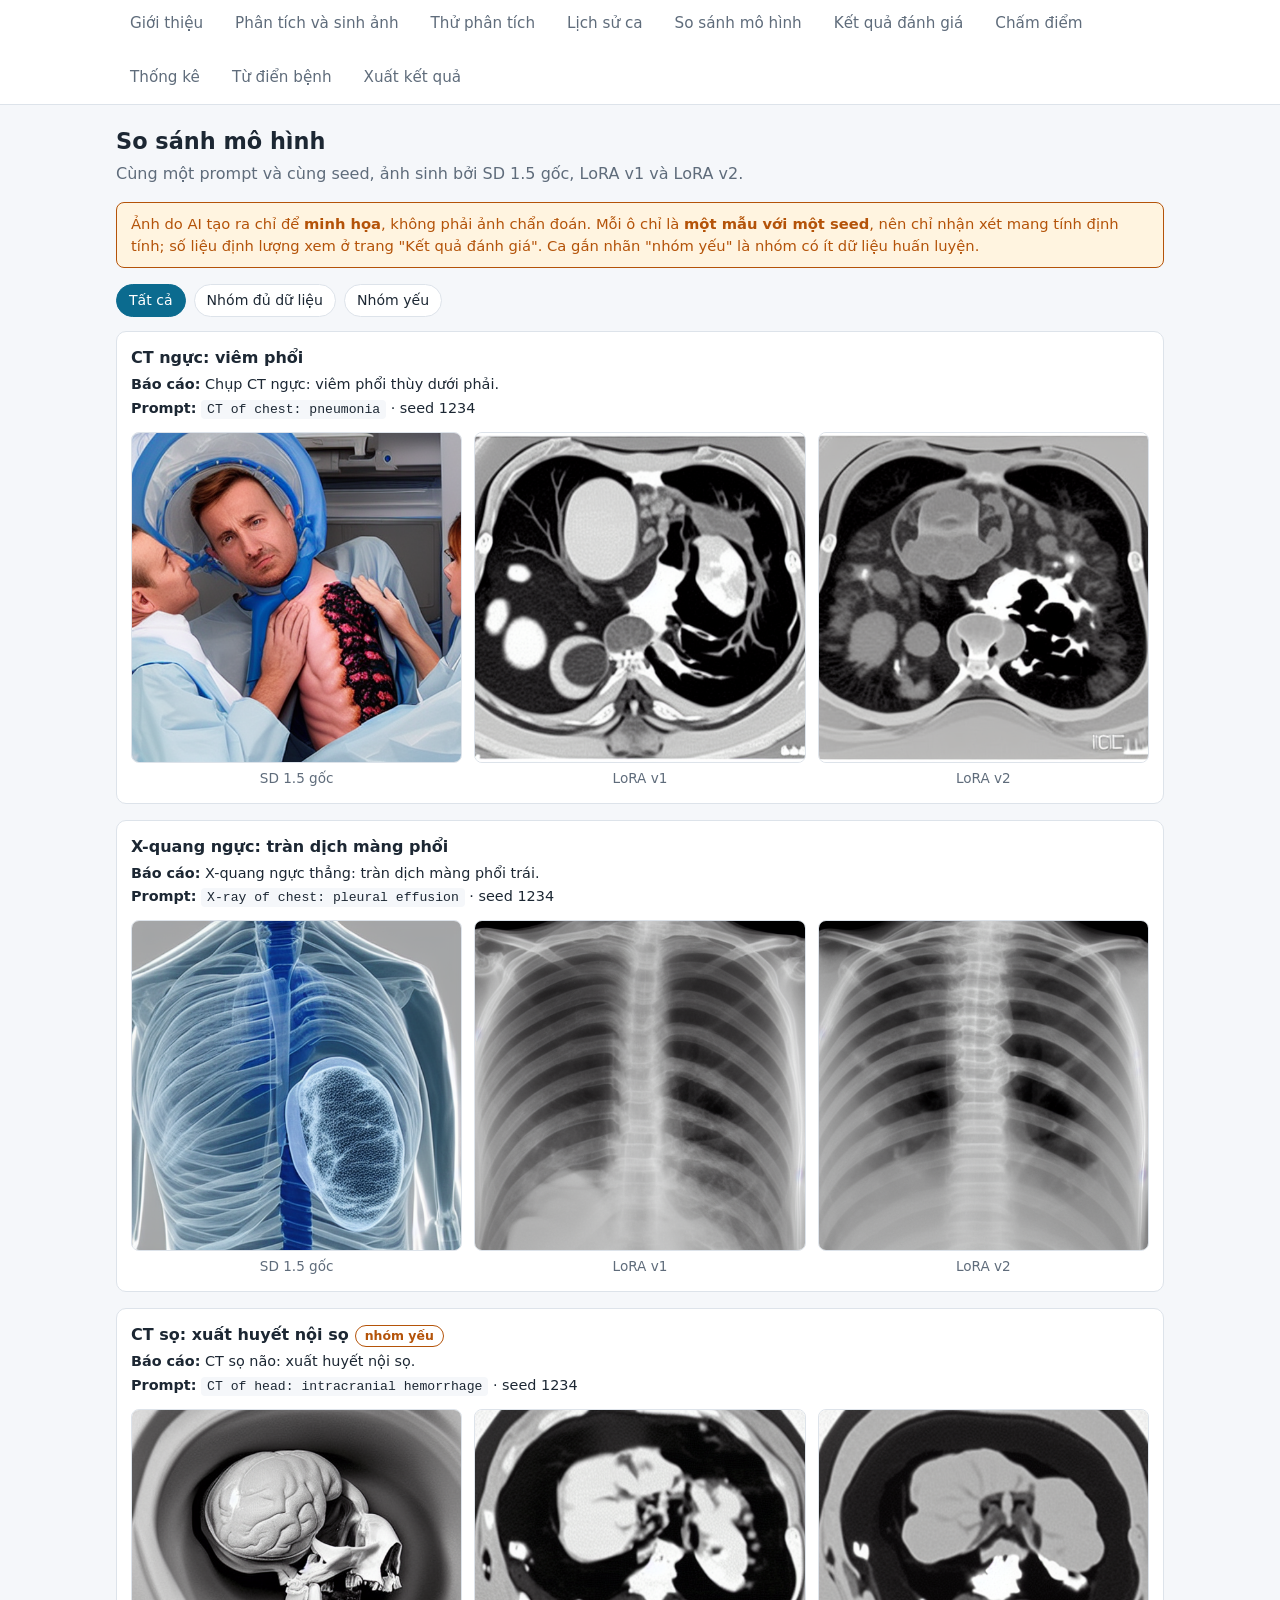
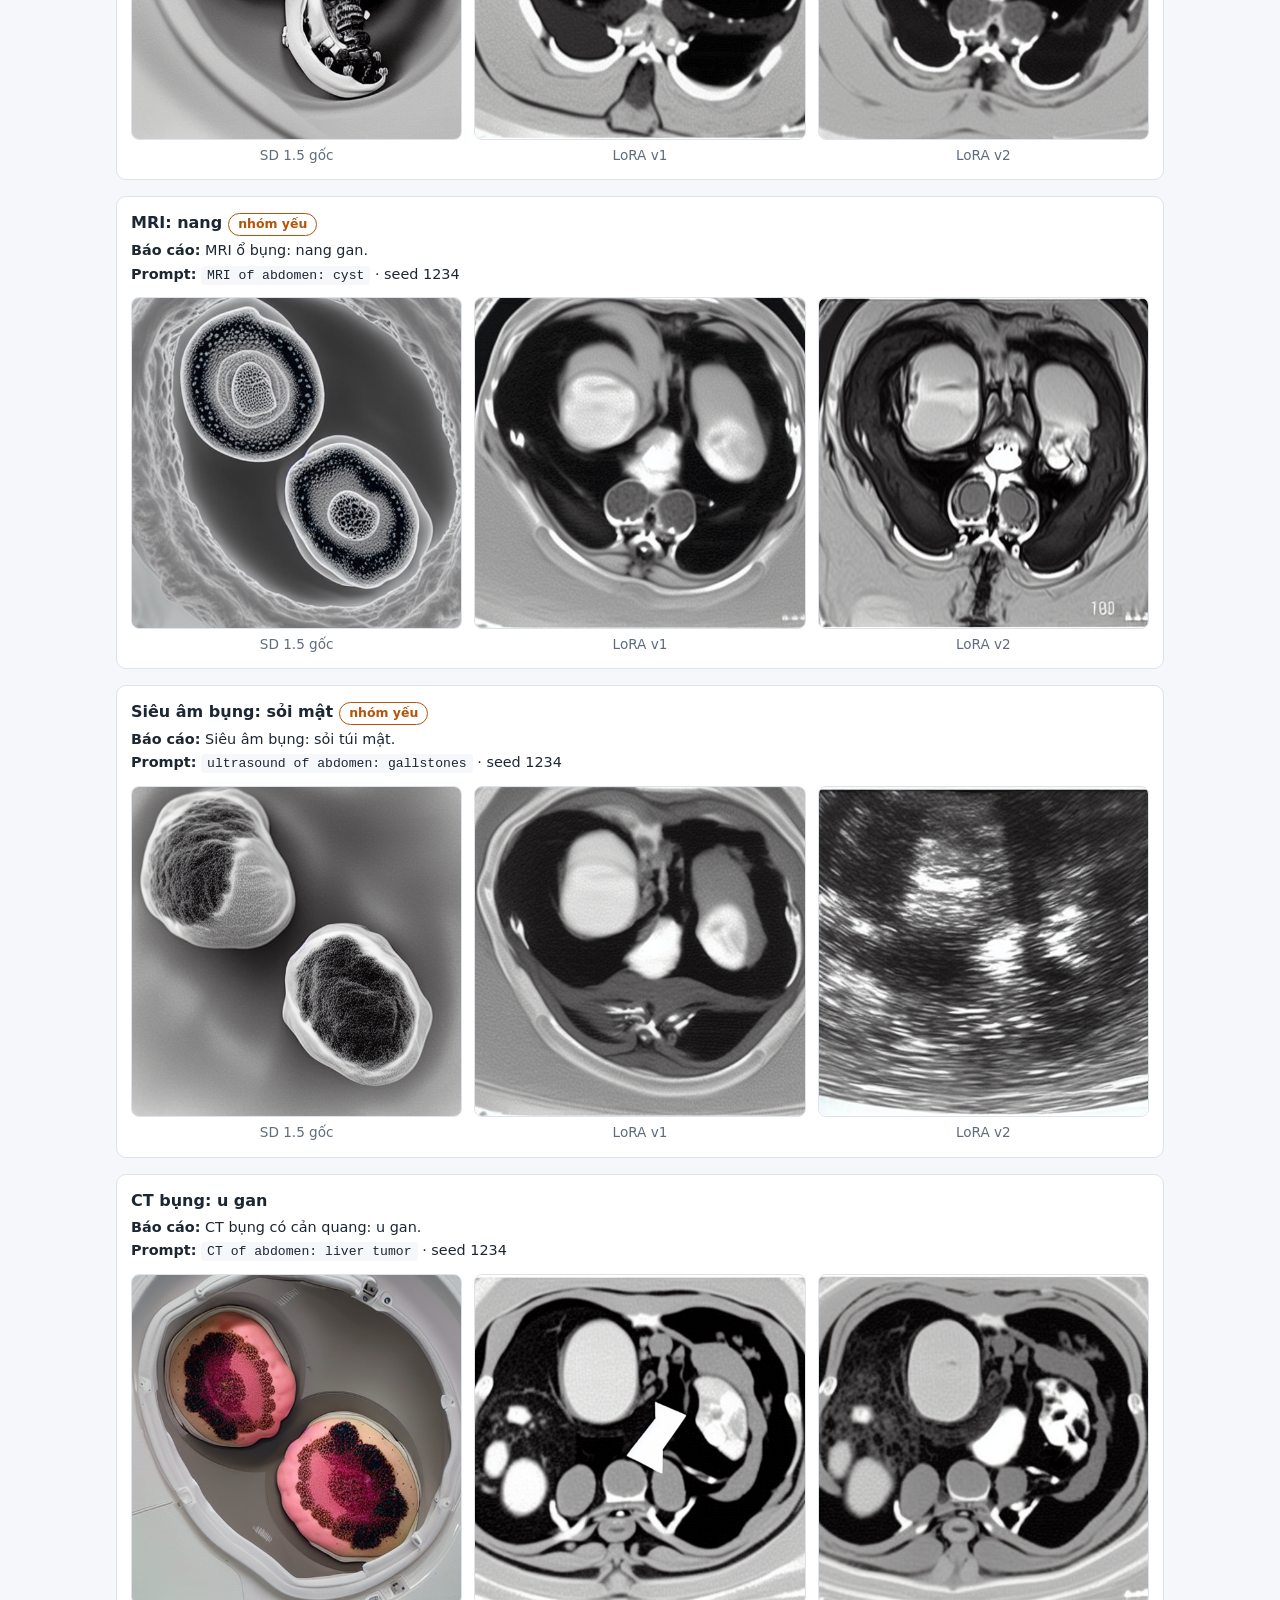
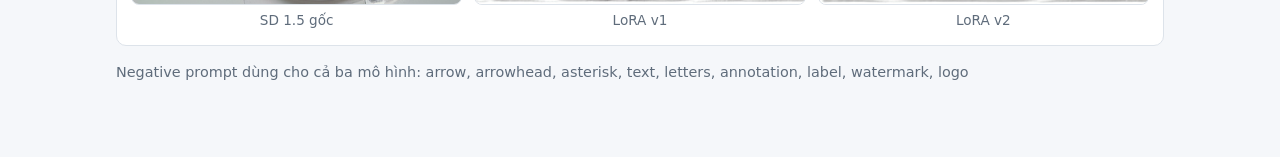
<file: static/compare.html>
<!doctype html>
<html lang="vi"><head>
<meta charset="utf-8"><meta name="viewport" content="width=device-width, initial-scale=1">
<title>So sánh mô hình</title>
<link rel="stylesheet" href="/static/site.css">
</head><body>
<nav class="top" id="nav"></nav>
<main>
  <h1>So sánh mô hình</h1>
  <p class="sub">Cùng một prompt và cùng seed, ảnh sinh bởi SD 1.5 gốc, LoRA v1 và LoRA v2.</p>
  <div class="banner">Ảnh do AI tạo ra chỉ để <strong>minh họa</strong>, không phải ảnh chẩn đoán. Mỗi ô chỉ là <strong>một mẫu với một seed</strong>, nên chỉ nhận xét mang tính định tính; số liệu định lượng xem ở trang "Kết quả đánh giá". Ca gắn nhãn "nhóm yếu" là nhóm có ít dữ liệu huấn luyện.</div>
  <div class="filters" id="filters"></div>
  <div id="list"></div>
  <p class="muted" id="neg"></p>
</main>
<script src="/static/nav.js"></script>
<script>
const $ = id => document.getElementById(id);
const esc = s => String(s).replace(/[&<>"']/g, c => ({'&':'&amp;','<':'&lt;','>':'&gt;','"':'&quot;',"'":'&#39;'}[c]));
let DATA = null, FILTER = 'all';
function render() {
  const items = DATA.items.filter(it => FILTER === 'all' || (FILTER === 'weak' ? it.weak : !it.weak));
  $('list').innerHTML = items.map(it => `
    <div class="case">
      <h3>${esc(it.title)}${it.weak ? '<span class="tag">nhóm yếu</span>' : ''}</h3>
      <div class="rep"><b>Báo cáo:</b> ${esc(it.report_vi)}</div>
      <div class="rep"><b>Prompt:</b> <code>${esc(it.prompt)}</code> · seed ${it.seed}</div>
      <div class="trio">${DATA.models.map(m => `
        <figure>
          <img src="/static/compare/${it.id}_${m.id}.png" alt="${esc(m.name)}: ${esc(it.title)}" loading="lazy"
               onerror="this.outerHTML='<div class=&quot;ph&quot;>chưa có ảnh</div>'">
          <figcaption>${esc(m.name)}</figcaption>
        </figure>`).join('')}</div>
    </div>`).join('') || '<p class="muted">Không có ca nào.</p>';
}
fetch('/static/data/compare.json').then(r => r.json()).then(d => {
  DATA = d;
  $('neg').textContent = 'Negative prompt dùng cho cả ba mô hình: ' + d.negative_prompt;
  const opts = [['all','Tất cả'],['strong','Nhóm đủ dữ liệu'],['weak','Nhóm yếu']];
  $('filters').innerHTML = opts.map(([k,t]) => `<button data-k="${k}" class="${k===FILTER?'on':''}">${t}</button>`).join('');
  $('filters').onclick = e => { const b = e.target.closest('button'); if (!b) return; FILTER = b.dataset.k;
    [...$('filters').children].forEach(x => x.classList.toggle('on', x === b)); render(); };
  render();
}).catch(e => { $('list').textContent = 'Không đọc được compare.json: ' + e.message; });
</script>
</body></html>
</file>
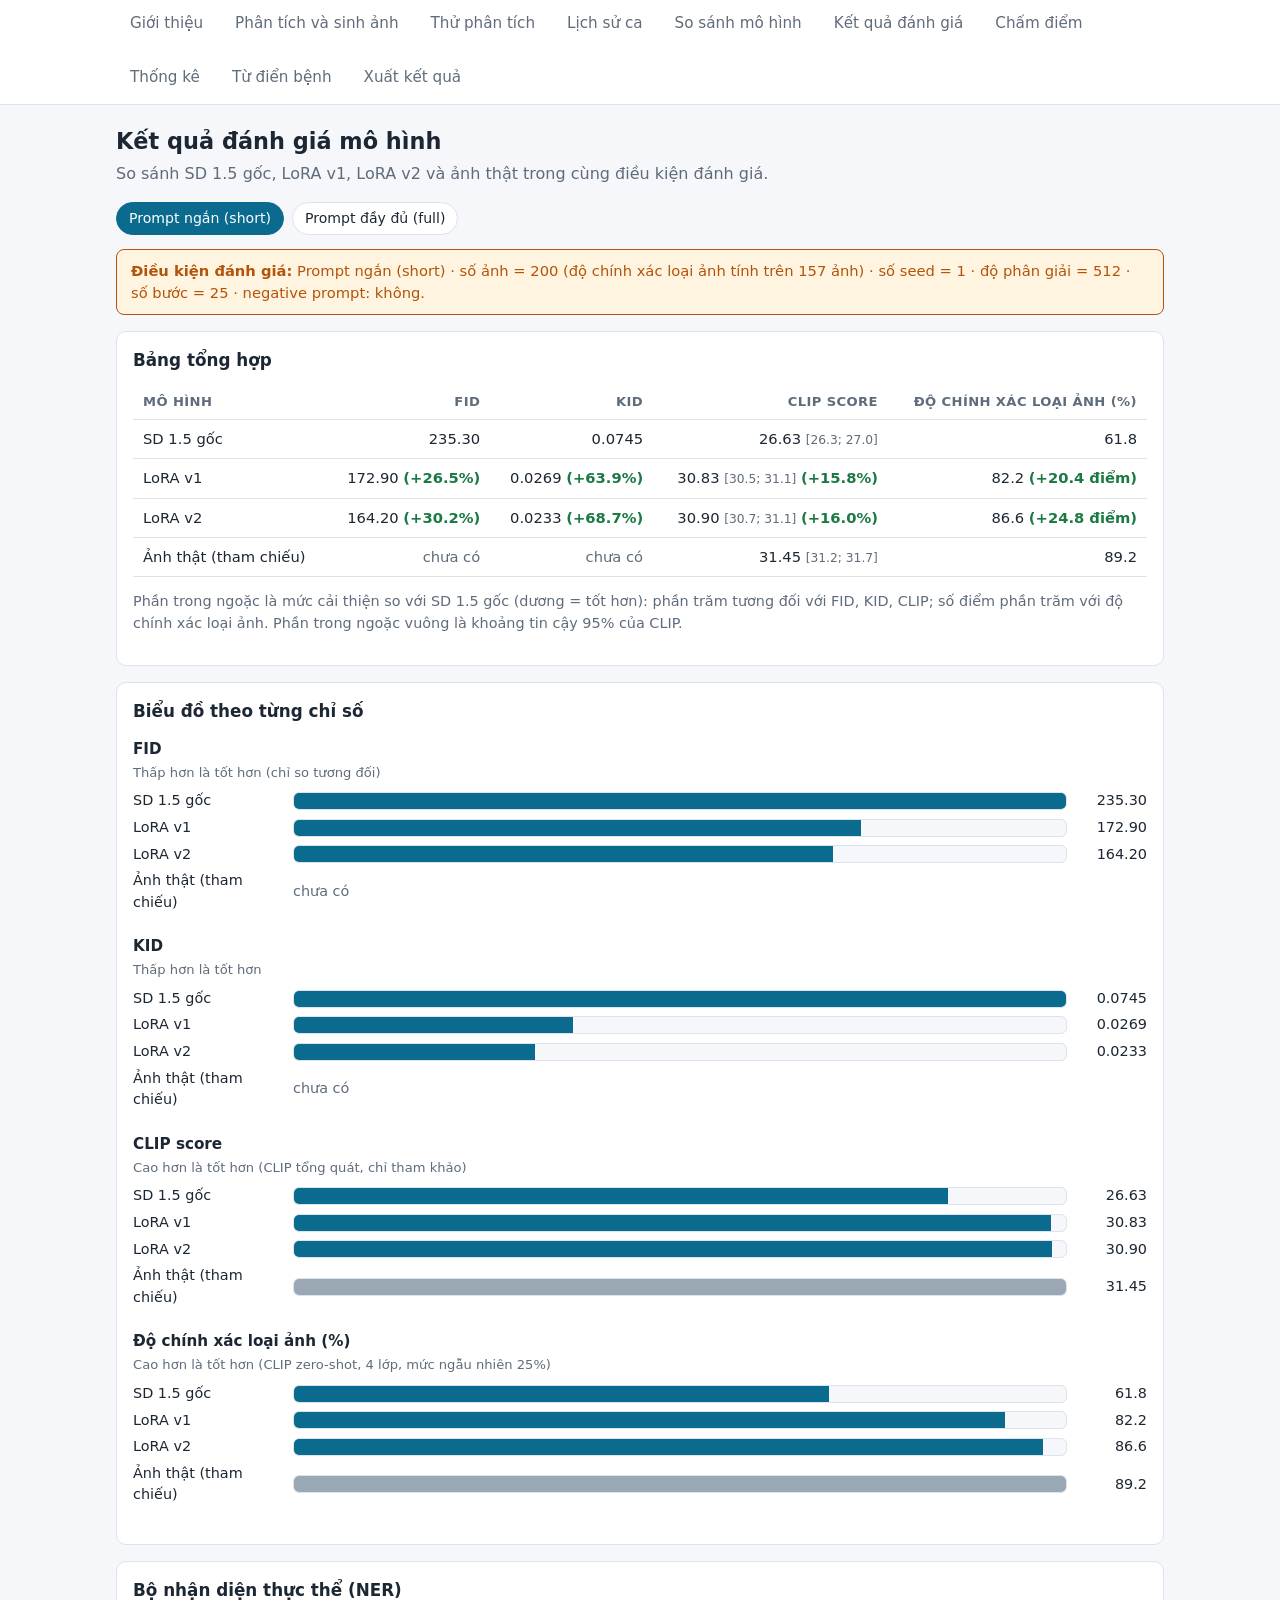
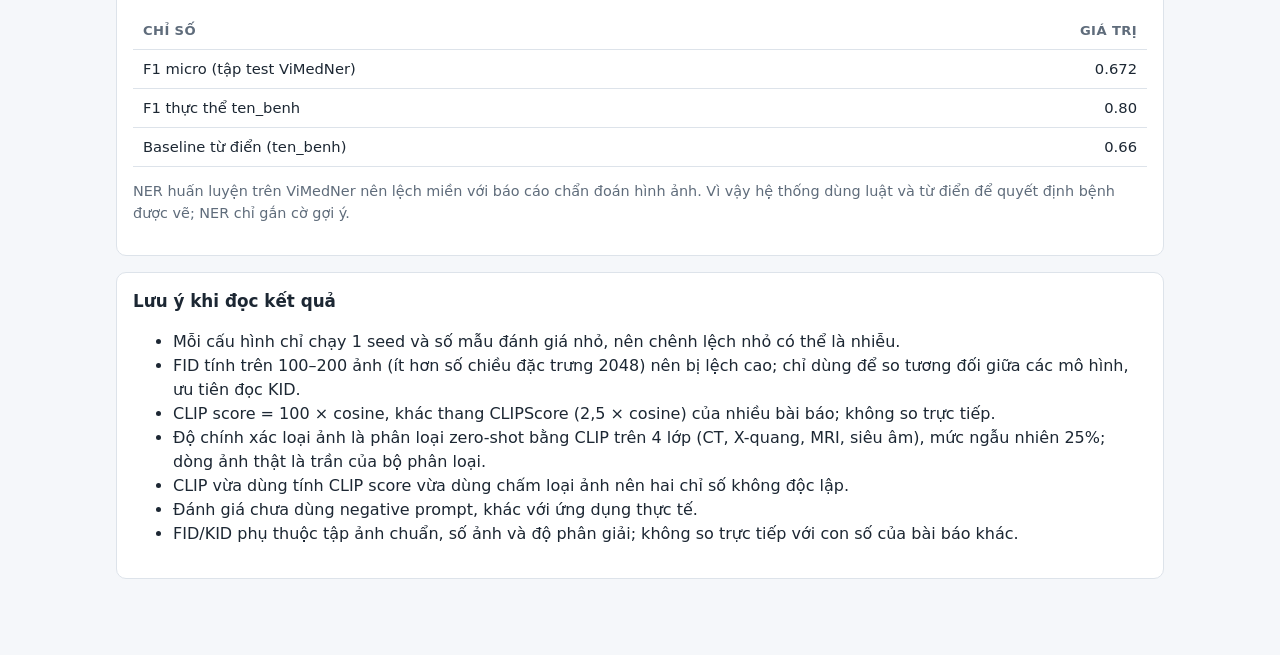
<file: static/evaluation.html>
<!doctype html>
<html lang="vi"><head>
<meta charset="utf-8"><meta name="viewport" content="width=device-width, initial-scale=1">
<title>Kết quả đánh giá mô hình</title>
<link rel="stylesheet" href="/static/site.css">
</head><body>
<nav class="top" id="nav"></nav>
<main>
  <h1>Kết quả đánh giá mô hình</h1>
  <p class="sub">So sánh SD 1.5 gốc, LoRA v1, LoRA v2 và ảnh thật trong cùng điều kiện đánh giá.</p>
  <div class="filters" id="filters"></div>
  <div class="banner" id="setup"></div>
  <section class="card"><h2>Bảng tổng hợp</h2><div style="overflow-x:auto"><table id="tbl"></table></div>
    <p class="muted" id="deltaNote"></p></section>
  <section class="card"><h2>Biểu đồ theo từng chỉ số</h2><div id="charts"></div></section>
  <section class="card"><h2>Bộ nhận diện thực thể (NER)</h2><div id="ner"></div></section>
  <section class="card"><h2>Lưu ý khi đọc kết quả</h2><ul id="caveats"></ul></section>
</main>
<script src="/static/nav.js"></script>
<script>
const $ = id => document.getElementById(id);
const esc = s => String(s).replace(/[&<>"']/g, c => ({'&':'&amp;','<':'&lt;','>':'&gt;','"':'&quot;',"'":'&#39;'}[c]));
const METRICS = [
  {k:"fid", name:"FID", better:"low", hint:"Thấp hơn là tốt hơn (chỉ so tương đối)", dec:2},
  {k:"kid", name:"KID", better:"low", hint:"Thấp hơn là tốt hơn", dec:4},
  {k:"clip", name:"CLIP score", better:"high", hint:"Cao hơn là tốt hơn (CLIP tổng quát, chỉ tham khảo)", dec:2},
  {k:"modality_acc", name:"Độ chính xác loại ảnh (%)", better:"high", hint:"Cao hơn là tốt hơn (CLIP zero-shot, 4 lớp, mức ngẫu nhiên 25%)", dec:1},
];
const has = v => v !== null && v !== undefined;
const fmt = (v, d) => has(v) ? Number(v).toFixed(d) : '<span class="none">chưa có</span>';
let DATA = null, MODE = null;

function render() {
  const md = DATA.modes[MODE], s = DATA.setup || {}, models = md.models;
  $('setup').innerHTML = `<strong>Điều kiện đánh giá:</strong> ${esc(md.label)} · số ảnh = ${has(md.n_images)?md.n_images:'chưa ghi'} (độ chính xác loại ảnh tính trên ${has(md.n_modality)?md.n_modality:'chưa ghi'} ảnh) · số seed = ${has(s.seeds)?s.seeds:'chưa ghi'} · độ phân giải = ${has(s.resolution)?s.resolution:'chưa ghi'} · số bước = ${has(s.steps)?s.steps:'chưa ghi'} · negative prompt: ${s.negative_prompt ? 'có' : 'không'}.`;
  const base = models.find(m => m.id === 'base');
  const head = '<tr><th>Mô hình</th>' + METRICS.map(m => `<th>${m.name}</th>`).join('') + '</tr>';
  const rows = models.map(m => '<tr><td>' + esc(m.name) + '</td>' + METRICS.map(x => {
    let cell = fmt(m[x.k], x.dec);
    if (x.k === 'clip' && has(m.clip_lo) && has(m.clip_hi)) cell += ` <small class="none">[${Number(m.clip_lo).toFixed(1)}; ${Number(m.clip_hi).toFixed(1)}]</small>`;
    if (base && m.id !== 'base' && !m.real && has(m[x.k]) && has(base[x.k]) && base[x.k] !== 0) {
      if (x.k === 'modality_acc') {
        const pt = m[x.k]-base[x.k];
        cell += ` <span class="${pt>0?'good':''}">(${pt>0?'+':''}${pt.toFixed(1)} điểm)</span>`;
      } else {
        const pct = x.better === 'low' ? (base[x.k]-m[x.k])/base[x.k] : (m[x.k]-base[x.k])/base[x.k];
        cell += ` <span class="${pct>0?'good':''}">(${pct>0?'+':''}${(pct*100).toFixed(1)}%)</span>`;
      }
    }
    return '<td>' + cell + '</td>';
  }).join('') + '</tr>').join('');
  $('tbl').innerHTML = head + rows;
  $('deltaNote').textContent = 'Phần trong ngoặc là mức cải thiện so với SD 1.5 gốc (dương = tốt hơn): phần trăm tương đối với FID, KID, CLIP; số điểm phần trăm với độ chính xác loại ảnh. Phần trong ngoặc vuông là khoảng tin cậy 95% của CLIP.';

  $('charts').innerHTML = METRICS.map(x => {
    const vals = models.filter(m => has(m[x.k]));
    if (!vals.length) return `<div class="metric"><h3>${x.name}</h3><div class="hint">${x.hint}</div><div class="none">Chưa có số liệu.</div></div>`;
    const max = Math.max(...vals.map(m => m[x.k]));
    const bars = models.map(m => has(m[x.k])
      ? `<div class="barrow"><span>${esc(m.name)}</span><div class="track"><div class="fill ${m.real?'real':''}" style="width:${Math.max(2, m[x.k]/max*100)}%"></div></div><span class="val">${Number(m[x.k]).toFixed(x.dec)}</span></div>`
      : `<div class="barrow"><span>${esc(m.name)}</span><span class="none" style="grid-column:2/4">chưa có</span></div>`).join('');
    return `<div class="metric"><h3>${x.name}</h3><div class="hint">${x.hint}</div>${bars}</div>`;
  }).join('');
}

fetch('/static/data/eval_results.json').then(r => r.json()).then(d => {
  DATA = d;
  const keys = Object.keys(d.modes);
  MODE = keys[0];
  $('filters').innerHTML = keys.map(k => `<button data-k="${k}" class="${k===MODE?'on':''}">${esc(d.modes[k].label)}</button>`).join('');
  $('filters').onclick = e => {
    const b = e.target.closest('button'); if (!b) return;
    MODE = b.dataset.k;
    [...$('filters').children].forEach(x => x.classList.toggle('on', x === b));
    render();
  };
  render();
  const n = d.ner || {};
  $('ner').innerHTML = `<table><tr><th>Chỉ số</th><th>Giá trị</th></tr>
    <tr><td>F1 micro (tập test ViMedNer)</td><td>${fmt(n.micro_f1,3)}</td></tr>
    <tr><td>F1 thực thể ten_benh</td><td>${fmt(n.ten_benh_f1,2)}</td></tr>
    <tr><td>Baseline từ điển (ten_benh)</td><td>${fmt(n.dictionary_baseline_f1,2)}</td></tr></table>
    <p class="muted">NER huấn luyện trên ViMedNer nên lệch miền với báo cáo chẩn đoán hình ảnh. Vì vậy hệ thống dùng luật và từ điển để quyết định bệnh được vẽ; NER chỉ gắn cờ gợi ý.</p>`;
  $('caveats').innerHTML = (d.caveats || []).map(c => '<li>' + esc(c) + '</li>').join('');
}).catch(e => { $('setup').textContent = 'Không đọc được eval_results.json: ' + e.message; });
</script>
</body></html>
</file>
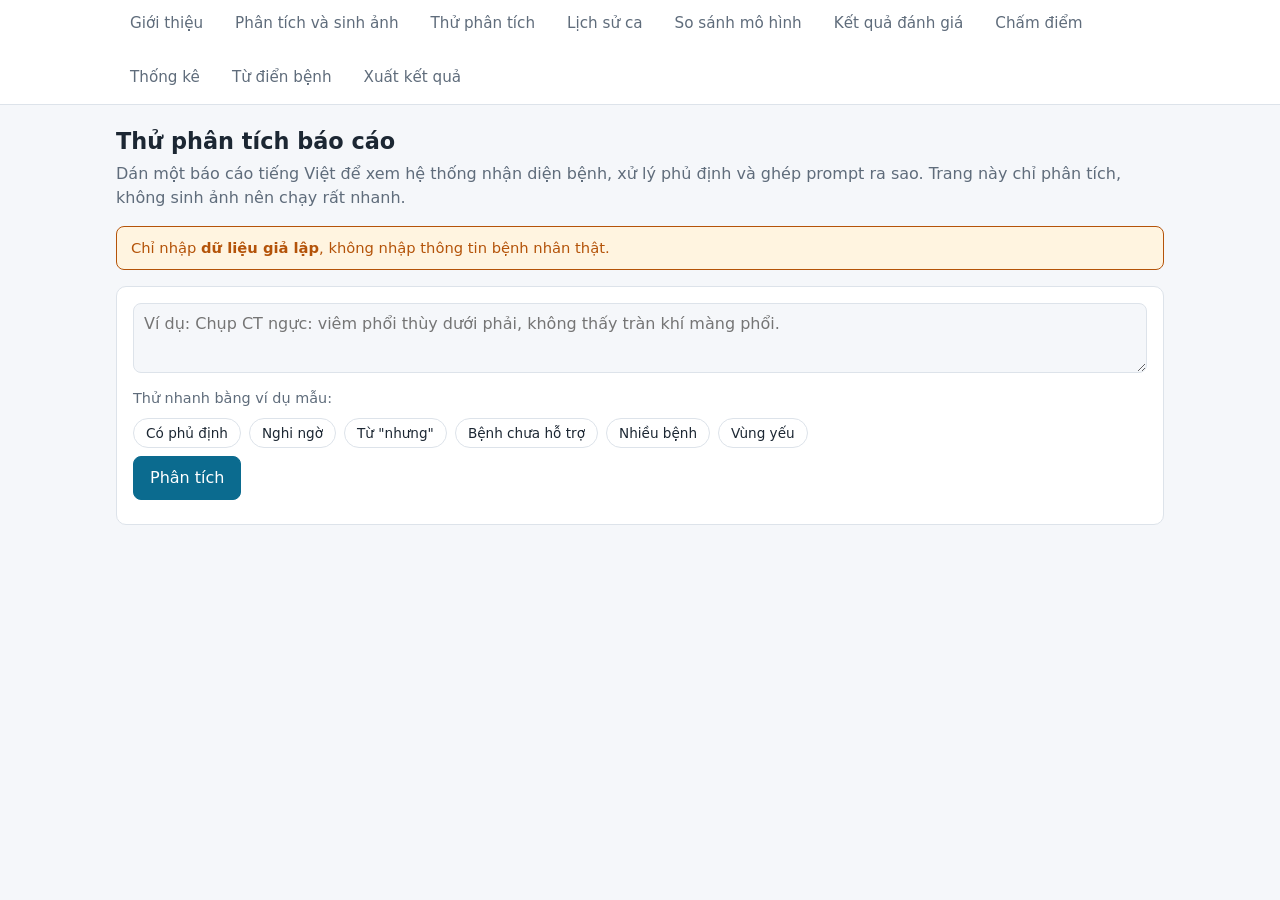
<file: static/parse.html>
<!doctype html>
<html lang="vi"><head>
<meta charset="utf-8"><meta name="viewport" content="width=device-width, initial-scale=1">
<title>Thử phân tích báo cáo</title>
<link rel="stylesheet" href="/static/site.css">
</head><body>
<nav class="top" id="nav"></nav>
<main>
  <h1>Thử phân tích báo cáo</h1>
  <p class="sub">Dán một báo cáo tiếng Việt để xem hệ thống nhận diện bệnh, xử lý phủ định và ghép prompt ra sao. Trang này chỉ phân tích, không sinh ảnh nên chạy rất nhanh.</p>
  <div class="banner">Chỉ nhập <strong>dữ liệu giả lập</strong>, không nhập thông tin bệnh nhân thật.</div>

  <section class="card">
    <textarea id="report" placeholder="Ví dụ: Chụp CT ngực: viêm phổi thùy dưới phải, không thấy tràn khí màng phổi."></textarea>
    <div class="muted" style="margin-top:8px">Thử nhanh bằng ví dụ mẫu:</div>
    <div class="examples" id="examples"></div>
    <div class="row" style="margin-top:4px"><button class="btn" id="btnGo">Phân tích</button></div>
    <div class="err" id="err"></div>
  </section>

  <div id="out" hidden>
    <section class="card">
      <h2>1. Văn bản đã tô màu</h2>
      <div id="legend"></div>
      <div class="reportbox" id="text"></div>
      <div class="muted" style="margin-top:8px">Rê chuột vào từ được tô màu để xem lý do.</div>
    </section>

    <section class="card">
      <h2>2. Kết quả phân loại</h2>
      <div class="groups" id="groups"></div>
      <div class="banner" id="rel" style="margin:12px 0 0"></div>
    </section>

    <section class="card">
      <h2>3. Từng thuật ngữ tìm thấy</h2>
      <div style="overflow-x:auto"><table id="hits" class="leftcols"></table></div>
    </section>

    <section class="card">
      <h2>4. Prompt sẽ gửi cho mô hình sinh ảnh</h2>
      <div class="muted">Gộp bệnh vào một ảnh (tối đa 3 bệnh mỗi ảnh):</div><div id="pc"></div>
      <div class="muted" style="margin-top:10px">Mỗi bệnh một ảnh:</div><div id="pp"></div>
      <div class="muted" style="margin-top:10px">Negative prompt (mọi ảnh đều dùng):</div><div class="prompt" id="neg"></div>
    </section>
  </div>
</main>
<script src="/static/nav.js"></script>
<script src="/static/hl.js"></script>
<script>
const $ = id => document.getElementById(id);
const EXAMPLES = [
  ['Có phủ định', 'Chụp CT ngực: viêm phổi thùy dưới phải, tràn dịch màng phổi trái. Không thấy tràn khí màng phổi.'],
  ['Nghi ngờ', 'X-quang ngực thẳng: bóng tim to. Nghi ngờ xẹp phổi thùy trên phải, không có tràn dịch màng phổi.'],
  ['Từ "nhưng"', 'CT sọ não: không có xuất huyết nội sọ nhưng có gãy xương sọ.'],
  ['Bệnh chưa hỗ trợ', 'Siêu âm bụng: sỏi túi mật, gan nhiễm mỡ. Chưa thấy u gan.'],
  ['Nhiều bệnh', 'CT bụng có cản quang: u gan, nang gan, tắc ruột.'],
  ['Vùng yếu', 'MRI cột sống: thoát vị đĩa đệm L4-L5, loãng xương.'],
];
$('examples').innerHTML = EXAMPLES.map((e, i) => `<button data-i="${i}">${hlEsc(e[0])}</button>`).join('');
$('examples').onclick = e => { const b = e.target.closest('button'); if (!b) return; $('report').value = EXAMPLES[+b.dataset.i][1]; go(); };

const chips = (arr, cls) => arr && arr.length ? arr.map(x => `<span class="tag ${cls}">${hlEsc(x)}</span>`).join('') : '<span class="none">không có</span>';
const STATUS = h => h.negated ? '<span class="tag bad">phủ định</span>' : h.uncertain ? '<span class="tag">không chắc chắn</span>' : h.supported ? '<span class="tag ok">được hỗ trợ</span>' : '<span class="tag mute">chưa hỗ trợ</span>';
const promptList = jobs => jobs.length ? jobs.map(j => `<div class="prompt">${hlEsc(j.prompt)}</div>`).join('') : '<div class="none">Không có bệnh nào được hỗ trợ nên không tạo prompt.</div>';

async function go() {
  const report = $('report').value.trim();
  if (report.length < 3) { $('err').textContent = 'Hãy nhập báo cáo (ít nhất 3 ký tự).'; return; }
  $('err').textContent = ''; $('btnGo').disabled = true;
  try {
    const r = await fetch('/api/parse', { method: 'POST', headers: {'Content-Type': 'application/json'}, body: JSON.stringify({ report }) });
    if (!r.ok) { let d = ''; try { d = (await r.json()).detail; } catch (e) {} throw new Error(typeof d === 'string' && d ? d : 'Lỗi ' + r.status); }
    show(await r.json());
  } catch (e) { $('err').textContent = e.message; }
  $('btnGo').disabled = false;
}
function show(d) {
  const a = d.analysis;
  $('out').hidden = false;
  $('legend').innerHTML = HL_LEGEND;
  $('text').innerHTML = renderHighlight(d.text, a.hits);
  $('groups').innerHTML = [
    ['Loại ảnh / vùng', `<span class="tag">${hlEsc(a.modality)}</span><span class="tag">${hlEsc(a.region || 'không rõ vùng')}</span>`],
    ['Sẽ vẽ ảnh (được hỗ trợ)', chips(a.supported, 'ok')],
    ['Chưa hỗ trợ sinh ảnh', chips(a.unsupported, 'mute')],
    ['Bị loại do phủ định', chips(a.excluded_negated, 'bad')],
    ['Có từ "không chắc chắn"', chips(a.uncertain, '')],
    ['Chỉ NER thấy', a.ner_used ? chips(a.ner_only, '') : '<span class="none">NER đang tắt</span>'],
  ].map(([t, h]) => `<div class="box"><b>${t}</b>${h}</div>`).join('');
  $('rel').textContent = d.reliability.message;
  $('hits').innerHTML = a.hits.length
    ? '<tr><th>Thuật ngữ trong báo cáo</th><th>Tên tiếng Anh</th><th>Trạng thái</th><th>Lý do</th></tr>' + a.hits.map(h =>
        `<tr><td>${hlEsc(h.term)}</td><td>${hlEsc(h.en)}</td><td>${STATUS(h)}</td><td>${h.negated ? 'có từ phủ định "' + hlEsc(h.cue || '') + '" trong cùng mệnh đề' : h.uncertain ? 'có từ "' + hlEsc(h.cue || '') + '" trong cùng mệnh đề' : '-'}</td></tr>`).join('')
    : '<tr><td class="none">Không tìm thấy thuật ngữ bệnh nào trong từ điển.</td></tr>';
  $('pc').innerHTML = promptList(d.prompts.combined);
  $('pp').innerHTML = promptList(d.prompts.per_disease);
  $('neg').textContent = d.negative_prompt || '(không có)';
}
$('btnGo').onclick = go;
</script>
</body></html>
</file>
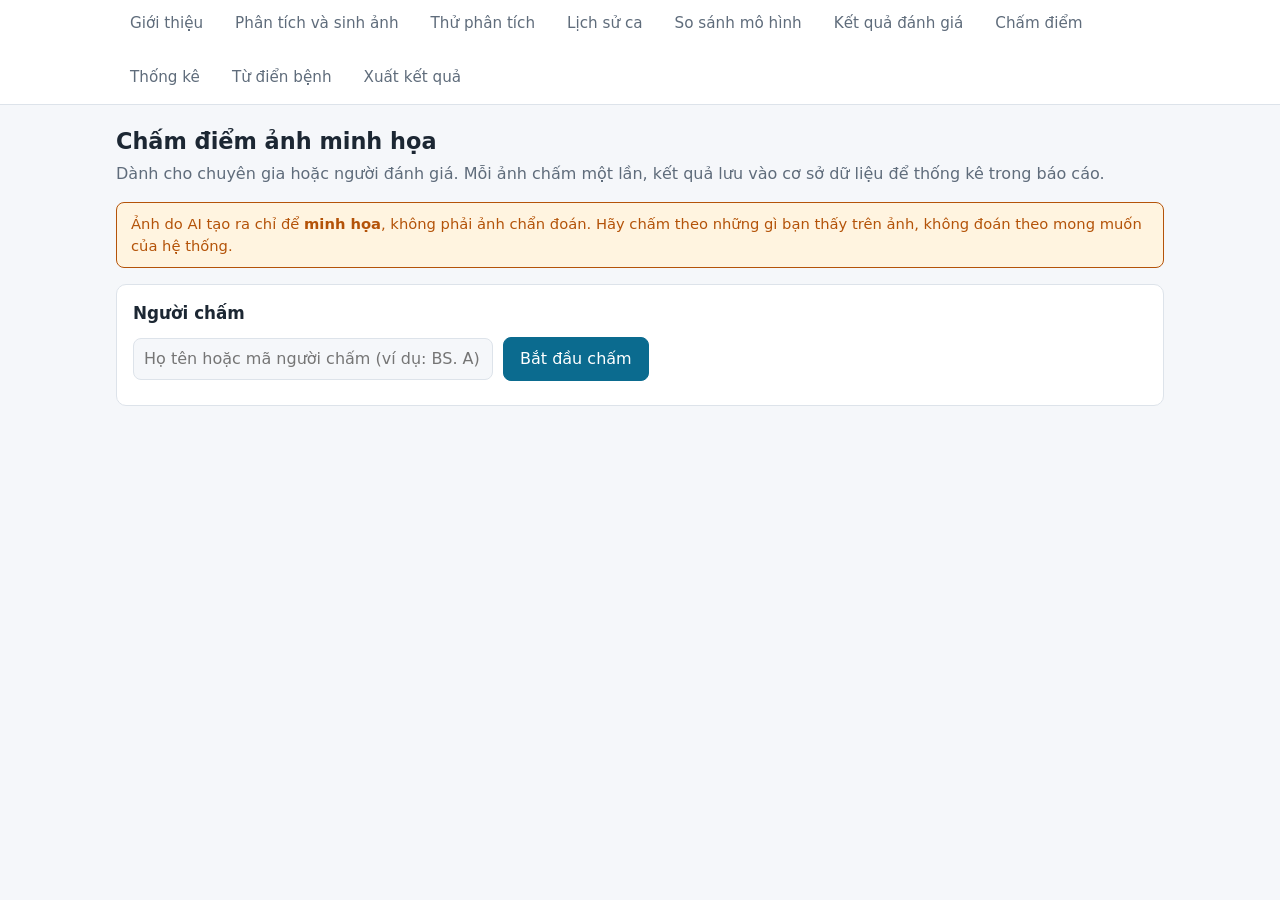
<file: static/rate.html>
<!doctype html>
<html lang="vi"><head>
<meta charset="utf-8"><meta name="viewport" content="width=device-width, initial-scale=1">
<title>Chấm điểm chuyên gia</title>
<link rel="stylesheet" href="/static/site.css">
</head><body>
<nav class="top" id="nav"></nav>
<main>
  <h1>Chấm điểm ảnh minh họa</h1>
  <p class="sub">Dành cho chuyên gia hoặc người đánh giá. Mỗi ảnh chấm một lần, kết quả lưu vào cơ sở dữ liệu để thống kê trong báo cáo.</p>
  <div class="banner">Ảnh do AI tạo ra chỉ để <strong>minh họa</strong>, không phải ảnh chẩn đoán. Hãy chấm theo những gì bạn thấy trên ảnh, không đoán theo mong muốn của hệ thống.</div>

  <section class="card">
    <h2>Người chấm</h2>
    <div class="row" style="margin-top:0">
      <input type="text" id="rater" placeholder="Họ tên hoặc mã người chấm (ví dụ: BS. A)" maxlength="100" style="max-width:360px">
      <button class="btn" id="btnLoad">Bắt đầu chấm</button>
    </div>
    <div class="err" id="err"></div>
  </section>

  <section class="card" id="work" hidden>
    <div class="muted" id="progress" style="margin-bottom:10px"></div>
    <div class="ratework">
      <div>
        <img id="img" alt="Ảnh cần chấm">
        <div class="info"><b>Prompt:</b> <code id="prompt"></code></div>
      </div>
      <div>
        <div class="info"><b>Báo cáo gốc:</b> <span id="report"></span></div>
        <div class="info"><b>Bệnh cần thể hiện:</b> <span id="diseases"></span></div>
        <div class="info"><b>Loại ảnh / vùng:</b> <span id="mod"></span> · <b>Độ tin cậy hệ thống:</b> <span id="rel"></span></div>

        <div class="q">1. Ảnh có thể hiện đúng bệnh không? <small>(1 = hoàn toàn không, 3 = mơ hồ, 5 = thể hiện rõ)</small></div>
        <div class="scale" id="sDisease"></div>
        <div class="q">2. Đúng loại ảnh (CT, X-quang, MRI, siêu âm...) không?</div>
        <div class="scale">
          <label><input type="radio" name="mod" value="1">Đúng</label>
          <label><input type="radio" name="mod" value="0">Sai</label>
        </div>
        <div class="q">3. Độ giống ảnh thật <small>(1 = rõ ràng là ảnh giả hoặc lỗi, 5 = khó phân biệt)</small></div>
        <div class="scale" id="sReal"></div>
        <div class="q">4. Nhận xét <small>(không bắt buộc)</small></div>
        <textarea id="comment" maxlength="2000" placeholder="Ví dụ: có mũi tên trong ảnh, giải phẫu không đúng..."></textarea>
        <div class="row">
          <button class="btn" id="btnSave">Lưu và sang ảnh tiếp</button>
          <button class="btn secondary" id="btnSkip">Bỏ qua ảnh này</button>
        </div>
        <div class="err" id="err2"></div>
      </div>
    </div>
  </section>

  <section class="card" id="done" hidden><h2>Đã chấm hết</h2><p class="muted" id="doneMsg"></p></section>
</main>
<script src="/static/nav.js"></script>
<script>
const $ = id => document.getElementById(id);
const esc = s => String(s == null ? '' : s).replace(/[&<>"']/g, c => ({'&':'&amp;','<':'&lt;','>':'&gt;','"':'&quot;',"'":'&#39;'}[c]));
let Q = [], TOTAL = 0, DONE = 0, CUR = null, RATER = '';

function scale(id, name) {
  $(id).innerHTML = [1,2,3,4,5].map(i => `<label><input type="radio" name="${name}" value="${i}">${i}</label>`).join('');
}
scale('sDisease', 'disease'); scale('sReal', 'real');
try { $('rater').value = localStorage.getItem('rater') || ''; } catch (e) {}

async function api(path, opts) {
  const r = await fetch(path, opts);
  if (!r.ok) { let d = ''; try { d = (await r.json()).detail; } catch (e) {} throw new Error(typeof d === 'string' && d ? d : 'Lỗi ' + r.status); }
  return r.json();
}
const val = name => { const x = document.querySelector(`input[name="${name}"]:checked`); return x ? x.value : null; };

async function loadQueue() {
  RATER = $('rater').value.trim();
  if (!RATER) { $('err').textContent = 'Hãy nhập tên người chấm trước.'; return; }
  $('err').textContent = '';
  try { localStorage.setItem('rater', RATER); } catch (e) {}
  try {
    const d = await api('/api/ratings/queue?limit=10&rater=' + encodeURIComponent(RATER));
    Q = d.items; TOTAL = d.total_unrated; DONE = d.n_done_by_rater;
    show();
  } catch (e) { $('err').textContent = e.message; }
}

function show() {
  $('work').hidden = !Q.length; $('done').hidden = !!Q.length;
  if (!Q.length) { $('doneMsg').textContent = `Bạn đã chấm ${DONE} ảnh. Hiện không còn ảnh nào chờ chấm.`; return; }
  CUR = Q[0];
  $('progress').textContent = `Đã chấm ${DONE} ảnh · còn ${TOTAL} ảnh chờ chấm · ảnh số ${CUR.id}`;
  $('img').src = CUR.url;
  $('prompt').textContent = CUR.prompt;
  $('report').textContent = CUR.report;
  $('diseases').textContent = CUR.diseases || '(không có)';
  $('mod').textContent = (CUR.modality || 'không rõ') + ' / ' + (CUR.region || 'không rõ');
  $('rel').textContent = CUR.reliability || 'không rõ';
  document.querySelectorAll('.ratework input[type=radio]').forEach(x => x.checked = false);
  $('comment').value = ''; $('err2').textContent = '';
}

async function save() {
  const d = val('disease'), m = val('mod'), r = val('real');
  if (!d || m === null || !r) { $('err2').textContent = 'Hãy trả lời đủ câu 1, 2 và 3.'; return; }
  $('btnSave').disabled = true;
  try {
    await api('/api/rating', { method: 'POST', headers: {'Content-Type': 'application/json'},
      body: JSON.stringify({ generation_id: CUR.id, rater: RATER, disease_score: +d, modality_ok: m === '1', realism_score: +r, comment: $('comment').value.trim() }) });
    Q.shift(); TOTAL--; DONE++;
    if (!Q.length && TOTAL > 0) await loadQueue(); else show();
  } catch (e) { $('err2').textContent = e.message; }
  $('btnSave').disabled = false;
}
document.querySelector('.ratework').addEventListener('change', () => { $('err2').textContent = ''; });
$('btnLoad').onclick = loadQueue;
$('btnSave').onclick = save;
$('btnSkip').onclick = () => { if (Q.length > 1) { Q.push(Q.shift()); show(); } };
</script>
</body></html>
</file>
<file: static/site.css>
:root { --bg:#f5f7fa; --card:#fff; --ink:#1c2733; --muted:#5f6c7b; --line:#dde3ea; --accent:#0b6b8f; --warn:#b45309; --warnbg:#fff4e0; --ok:#1b7a43; --bad:#b42318; --bar:#0b6b8f; --bar2:#9aa7b4; }
@media (prefers-color-scheme: dark) { :root { --bg:#121820; --card:#1a232e; --ink:#e6edf3; --muted:#93a1b1; --line:#2b3745; --accent:#4fb3d9; --warn:#f2b45a; --warnbg:#3a2c12; --ok:#4cc27f; --bad:#ff7b72; --bar:#4fb3d9; --bar2:#6b7a8a; } }
* { box-sizing:border-box; }
body { margin:0; background:var(--bg); color:var(--ink); font:16px/1.5 system-ui, "Segoe UI", sans-serif; }
main { max-width:1080px; margin:0 auto; padding:20px 16px 60px; }
nav.top { background:var(--card); border-bottom:1px solid var(--line); }
nav.top .in { max-width:1080px; margin:0 auto; padding:0 16px; display:flex; gap:4px; flex-wrap:wrap; }
nav.top a { padding:12px 14px; color:var(--muted); text-decoration:none; font-size:.95rem; border-bottom:3px solid transparent; }
nav.top a:hover { color:var(--ink); }
nav.top a.on { color:var(--accent); border-bottom-color:var(--accent); font-weight:600; }
h1 { font-size:1.4rem; margin:0 0 4px; } h2 { font-size:1.05rem; margin:0 0 10px; }
.sub { color:var(--muted); margin:0 0 16px; }
.banner { background:var(--warnbg); color:var(--warn); border:1px solid var(--warn); border-radius:8px; padding:10px 14px; margin-bottom:16px; font-size:.92rem; }
.card { background:var(--card); border:1px solid var(--line); border-radius:10px; padding:16px; margin-bottom:16px; }
.muted { color:var(--muted); font-size:.9rem; }
table { width:100%; border-collapse:collapse; font-size:.92rem; }
th, td { text-align:right; padding:8px 10px; border-bottom:1px solid var(--line); }
th:first-child, td:first-child { text-align:left; }
th { color:var(--muted); font-weight:600; font-size:.82rem; text-transform:uppercase; letter-spacing:.03em; }
.good { color:var(--ok); font-weight:600; } .none { color:var(--muted); }
.metric { margin:14px 0 22px; }
.metric h3 { font-size:.95rem; margin:0 0 2px; } .metric .hint { color:var(--muted); font-size:.82rem; margin-bottom:8px; }
.barrow { display:grid; grid-template-columns:150px 1fr 70px; gap:10px; align-items:center; margin:5px 0; font-size:.9rem; }
.track { background:var(--bg); border:1px solid var(--line); border-radius:6px; height:18px; overflow:hidden; }
.fill { height:100%; background:var(--bar); } .fill.real { background:var(--bar2); }
.val { text-align:right; font-variant-numeric:tabular-nums; }
.case { border:1px solid var(--line); border-radius:10px; padding:14px; margin-bottom:16px; background:var(--card); }
.case h3 { margin:0 0 4px; font-size:1rem; }
.case .rep { font-size:.9rem; margin:2px 0; } .case code { font-size:.82rem; background:var(--bg); padding:2px 6px; border-radius:4px; word-break:break-word; }
.trio { display:grid; grid-template-columns:repeat(auto-fit,minmax(200px,1fr)); gap:12px; margin-top:12px; }
.trio figure { margin:0; } .trio img, .trio .ph { width:100%; aspect-ratio:1/1; object-fit:cover; border-radius:8px; border:1px solid var(--line); display:block; }
.trio .ph { display:flex; align-items:center; justify-content:center; color:var(--muted); font-size:.85rem; background:var(--bg); }
.trio figcaption { font-size:.85rem; margin-top:5px; text-align:center; color:var(--muted); }
.tag { display:inline-block; border-radius:999px; padding:1px 9px; font-size:.78rem; border:1px solid var(--warn); color:var(--warn); margin-left:6px; }
.filters { display:flex; gap:8px; flex-wrap:wrap; margin-bottom:14px; }
.filters button { font:inherit; font-size:.88rem; padding:5px 12px; border-radius:999px; border:1px solid var(--line); background:var(--card); color:var(--ink); cursor:pointer; }
.filters button.on { background:var(--accent); border-color:var(--accent); color:#fff; }
@media (max-width:560px) { .barrow { grid-template-columns:100px 1fr 56px; } }
.kpis { display:grid; grid-template-columns:repeat(auto-fit,minmax(150px,1fr)); gap:10px; margin-bottom:16px; }
.kpi { background:var(--card); border:1px solid var(--line); border-radius:10px; padding:12px 14px; }
.kpi b { display:block; font-size:1.7rem; line-height:1.2; } .kpi span { color:var(--muted); font-size:.85rem; }
.two { display:grid; grid-template-columns:repeat(auto-fit,minmax(320px,1fr)); gap:16px; }
.ratework { display:grid; grid-template-columns:minmax(260px,1fr) minmax(300px,1fr); gap:16px; }
.ratework img { width:100%; border-radius:8px; border:1px solid var(--line); display:block; }
.ratework .info { font-size:.9rem; margin:6px 0; } .ratework .info b { color:var(--muted); font-weight:600; }
.q { margin:14px 0 4px; font-weight:600; font-size:.95rem; } .q small { color:var(--muted); font-weight:400; }
.scale { display:flex; gap:6px; flex-wrap:wrap; }
.scale label { border:1px solid var(--line); border-radius:8px; padding:6px 14px; cursor:pointer; background:var(--bg); user-select:none; }
.scale input { position:absolute; opacity:0; pointer-events:none; }
.scale label:has(input:checked) { background:var(--accent); border-color:var(--accent); color:#fff; }
.scale label:has(input:focus-visible) { outline:2px solid var(--accent); outline-offset:2px; }
textarea, input[type=text] { width:100%; font:inherit; padding:8px 10px; border:1px solid var(--line); border-radius:8px; background:var(--bg); color:var(--ink); }
textarea { min-height:70px; resize:vertical; }
.btn { font:inherit; padding:9px 16px; border-radius:8px; border:1px solid var(--accent); background:var(--accent); color:#fff; cursor:pointer; }
.btn.secondary { background:transparent; color:var(--accent); } .btn:disabled { opacity:.5; cursor:wait; }
.row { display:flex; gap:10px; flex-wrap:wrap; align-items:center; margin-top:12px; }
.err { color:var(--bad); font-size:.9rem; margin-top:8px; }
@media (max-width:720px) { .ratework { grid-template-columns:1fr; } }
.hl { padding:1px 5px; border-radius:4px; font-weight:600; }
.hl.ok { background:#d9f2e3; color:#14532d; } .hl.un { background:#e3e8ef; color:#334155; }
.hl.neg { background:#fde2e0; color:#9f1d12; text-decoration:line-through; } .hl.unc { background:#fff0cc; color:#92400e; }
@media (prefers-color-scheme: dark) { .hl.ok { background:#16402a; color:#8ee0ae; } .hl.un { background:#2b3745; color:#c5d0dc; } .hl.neg { background:#4a1d1a; color:#ffa49c; } .hl.unc { background:#4a3812; color:#f2c46a; } }
.reportbox { white-space:pre-wrap; line-height:2; border:1px solid var(--line); border-radius:8px; padding:12px 14px; background:var(--bg); }
.legend { display:flex; gap:12px; flex-wrap:wrap; font-size:.85rem; color:var(--muted); margin:8px 0 12px; }
.tag.ok { color:var(--ok); border-color:var(--ok); } .tag.bad { color:var(--bad); border-color:var(--bad); } .tag.mute { color:var(--muted); border-color:var(--line); }
.groups { display:grid; grid-template-columns:repeat(auto-fit,minmax(220px,1fr)); gap:10px; }
.box { border:1px solid var(--line); border-radius:8px; padding:10px 12px; }
.box b { display:block; font-size:.8rem; color:var(--muted); font-weight:600; margin-bottom:6px; text-transform:uppercase; letter-spacing:.03em; }
.examples { display:flex; gap:8px; flex-wrap:wrap; margin:8px 0; }
.examples button { font:inherit; font-size:.85rem; padding:4px 12px; border-radius:999px; border:1px solid var(--line); background:var(--card); color:var(--ink); cursor:pointer; }
.examples button:hover { border-color:var(--accent); color:var(--accent); }
.prompt { font-family:ui-monospace, Consolas, monospace; font-size:.85rem; background:var(--bg); border:1px solid var(--line); border-radius:6px; padding:6px 10px; margin:4px 0; word-break:break-word; }
.caselist { display:grid; gap:10px; }
.caserow { display:grid; grid-template-columns:84px 1fr; gap:12px; border:1px solid var(--line); border-radius:10px; padding:10px; background:var(--card); color:inherit; text-decoration:none; }
.caserow:hover { border-color:var(--accent); }
.caserow .th { width:84px; height:84px; border-radius:8px; border:1px solid var(--line); object-fit:cover; background:var(--bg); display:flex; align-items:center; justify-content:center; color:var(--muted); font-size:.75rem; text-align:center; }
.caserow .txt { font-size:.92rem; margin:0 0 6px; display:-webkit-box; -webkit-line-clamp:2; line-clamp:2; -webkit-box-orient:vertical; overflow:hidden; }
.gen { display:grid; grid-template-columns:minmax(220px,300px) 1fr; gap:16px; border:1px solid var(--line); border-radius:10px; padding:12px; margin-bottom:12px; background:var(--card); }
.gen img { width:100%; border-radius:8px; border:1px solid var(--line); display:block; }
.meta { font-size:.85rem; color:var(--muted); margin:4px 0; }
@media (max-width:640px) { .gen { grid-template-columns:1fr; } }
a { color:var(--accent); }
.leftcols td, .leftcols th { text-align:left; }
</file>
